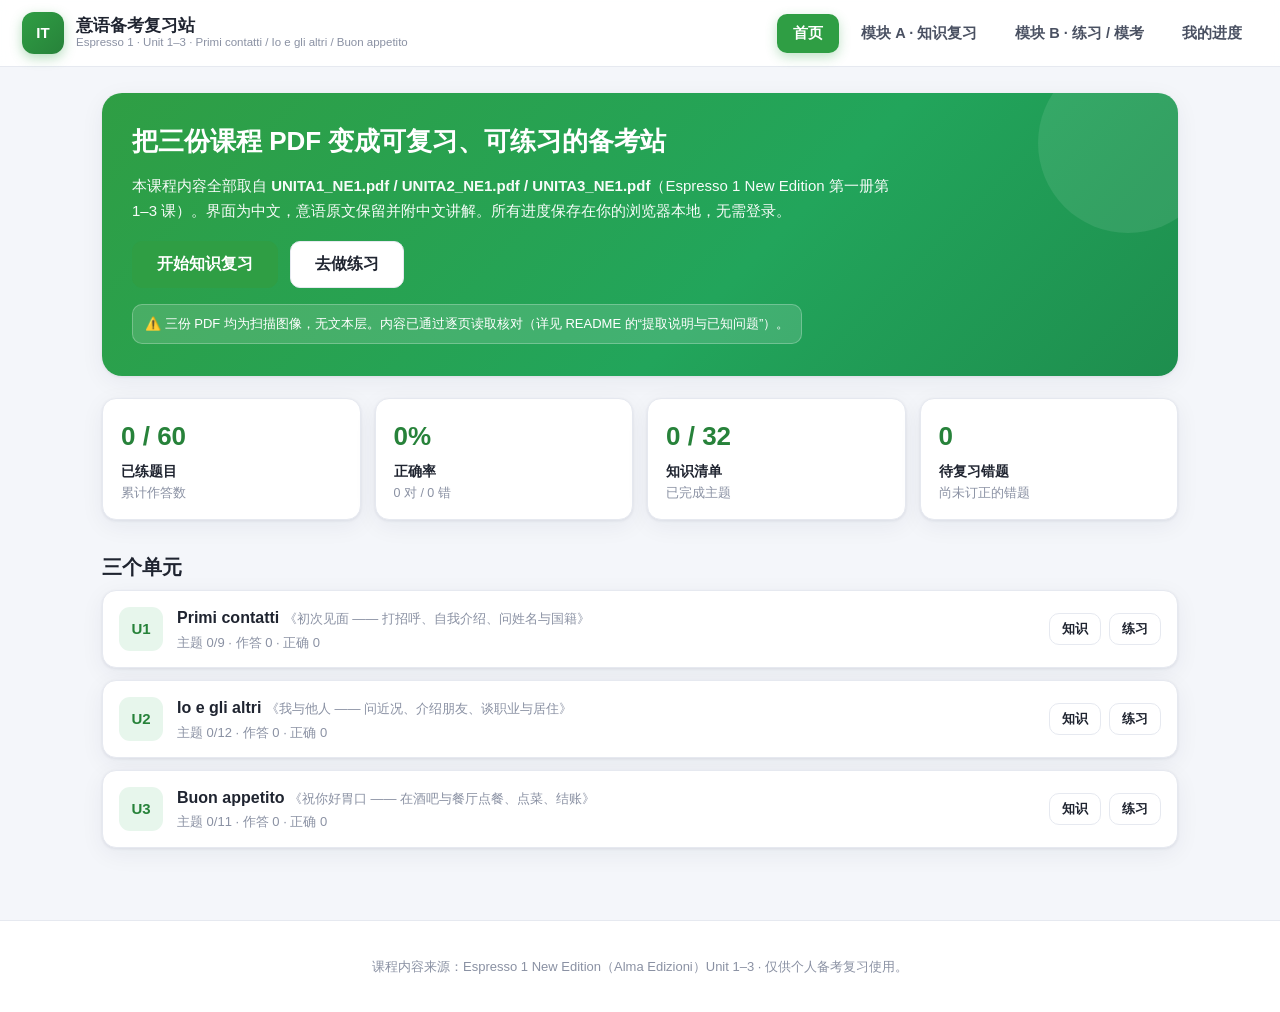
<file: index.html>
<!DOCTYPE html>
<html lang="zh-CN">
<head>
<meta charset="UTF-8">
<meta name="viewport" content="width=device-width, initial-scale=1.0">
<title>意语备考复习站 · Espresso 1 (Unit 1–3)</title>
<meta name="description" content="基于 Espresso 1 New Edition 三个单元 PDF 的意语备考复习与练习网站（中文界面）。">
<link rel="stylesheet" href="css/style.css">
</head>
<body>

<header class="topbar">
  <div class="brand">
    <span class="logo">IT</span>
    <div class="brand-text">
      <strong>意语备考复习站</strong>
      <small>Espresso 1 · Unit 1–3 · Primi contatti / Io e gli altri / Buon appetito</small>
    </div>
  </div>
  <nav class="mainnav">
    <button class="nav-btn active" data-act="nav" data-view="home">首页</button>
    <button class="nav-btn" data-act="nav" data-view="knowledge">模块 A · 知识复习</button>
    <button class="nav-btn" data-act="nav" data-view="practice">模块 B · 练习 / 模考</button>
    <button class="nav-btn" data-act="nav" data-view="progress">我的进度</button>
  </nav>
  <button class="menu-btn" id="menu-btn" aria-label="菜单">☰</button>
</header>

<main class="container">

  <!-- ============ 首页 ============ -->
  <section id="view-home" class="view active">
    <div class="hero">
      <h1>把三份课程 PDF 变成可复习、可练习的备考站</h1>
      <p>本课程内容全部取自 <strong>UNITA1_NE1.pdf / UNITA2_NE1.pdf / UNITA3_NE1.pdf</strong>（Espresso 1 New Edition 第一册第 1–3 课）。界面为中文，意语原文保留并附中文讲解。所有进度保存在你的浏览器本地，无需登录。</p>
      <div class="hero-actions">
        <button class="btn primary big" data-act="nav" data-view="knowledge">开始知识复习</button>
        <button class="btn big" data-act="nav" data-view="practice">去做练习</button>
      </div>
      <div class="source-note">⚠️ 三份 PDF 均为扫描图像，无文本层。内容已通过逐页读取核对（详见 README 的“提取说明与已知问题”）。</div>
    </div>
    <div id="home-stats"></div>
    <h2 class="section-h">三个单元</h2>
    <div id="home-units"></div>
  </section>

  <!-- ============ 模块 A：知识复习 ============ -->
  <section id="view-knowledge" class="view">
    <div class="kn-top">
      <div id="kn-unit-tabs" class="tab-row"></div>
      <div id="kn-unit-meta"></div>
    </div>
    <div class="kn-grid">
      <aside class="kn-list">
        <div class="kn-list-title">主题目录 <span class="muted">（勾选=已完成）</span></div>
        <div id="kn-topic-list"></div>
      </aside>
      <div id="kn-topic-detail" class="kn-detail"></div>
    </div>
  </section>

  <!-- ============ 模块 B：练习 / 模考 ============ -->
  <section id="view-practice" class="view">
    <div id="practice-body"></div>
  </section>

  <!-- ============ 我的进度 ============ -->
  <section id="view-progress" class="view">
    <div id="progress-body"></div>
  </section>

</main>

<footer class="footer">
  <p>课程内容来源：Espresso 1 New Edition（Alma Edizioni）Unit 1–3 · 仅供个人备考复习使用。</p>
</footer>

<!-- 数据与逻辑（顺序固定） -->
<script src="js/content-data.js"></script>
<script src="js/grading.js"></script>
<script src="js/progress.js"></script>
<script src="js/sound.js"></script>
<script src="js/pronunciation.js"></script>
<script src="js/content-u1.js"></script>
<script src="js/content-u2.js"></script>
<script src="js/content-u3.js"></script>
<script src="js/questions-u1.js"></script>
<script src="js/questions-u2.js"></script>
<script src="js/questions-u3.js"></script>
<script src="js/app.js"></script>
<script src="js/practice.js"></script>
</body>
</html>
</file>
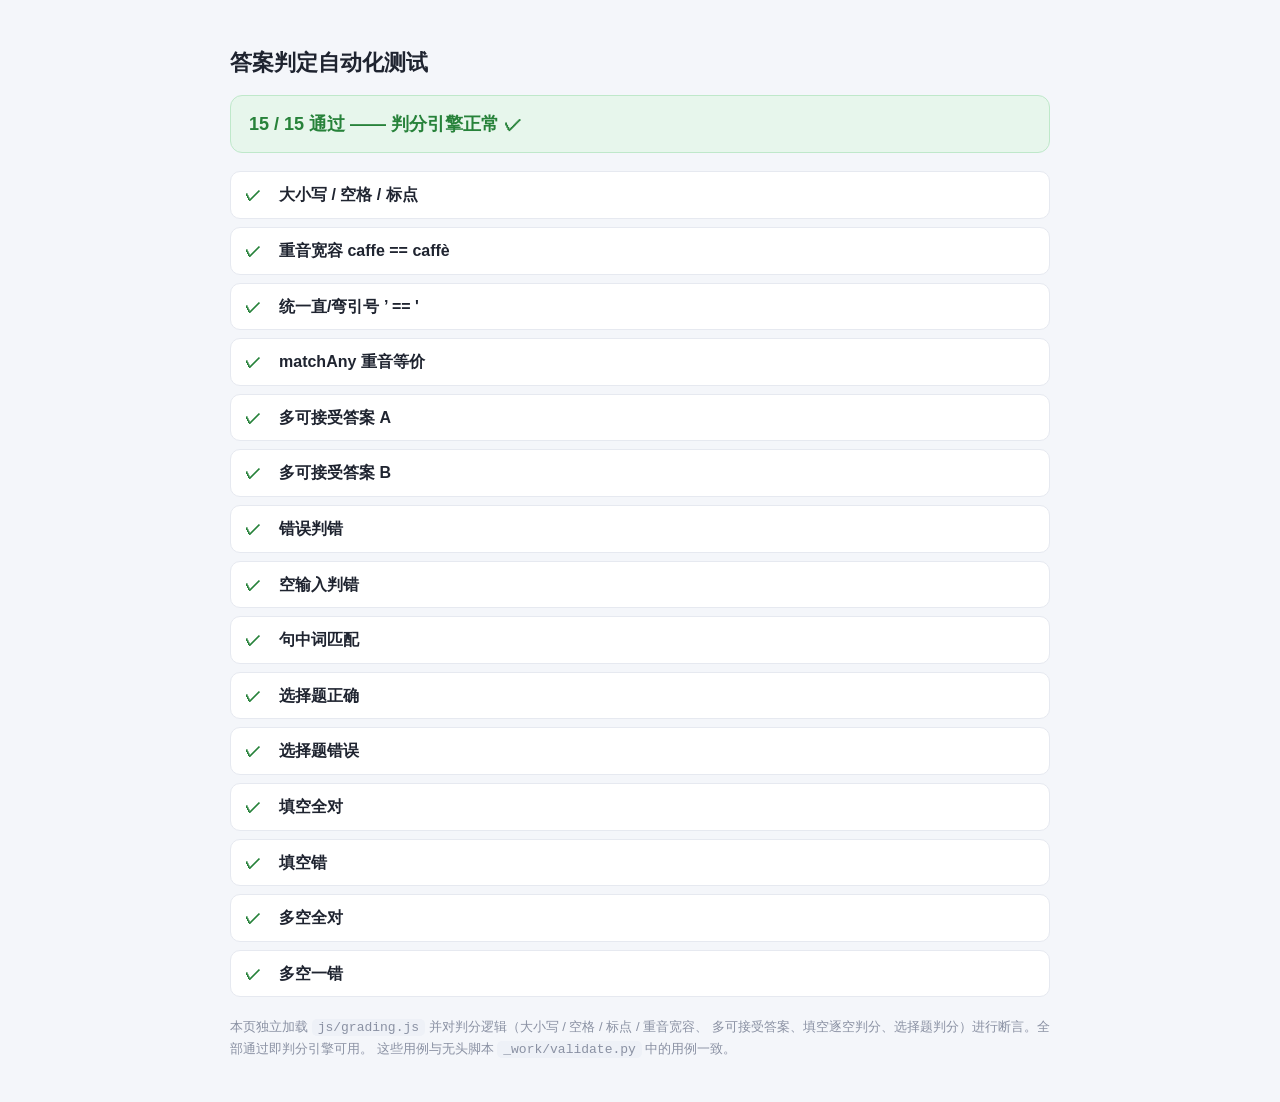
<file: tests/test_grading.html>
<!DOCTYPE html>
<html lang="zh-CN">
<head>
<meta charset="UTF-8">
<meta name="viewport" content="width=device-width, initial-scale=1.0">
<title>答案判定自动化测试 · 意语备考复习站</title>
<style>
  body{font-family:"Segoe UI",-apple-system,"PingFang SC","Microsoft YaHei",sans-serif;
       background:#f4f6fa;color:#1f2430;margin:0;padding:30px;line-height:1.6}
  .wrap{max-width:820px;margin:0 auto}
  h1{font-size:22px}
  .sum{font-size:18px;font-weight:700;padding:14px 18px;border-radius:12px;margin-bottom:18px}
  .sum.ok{background:#e7f6ec;color:#27823a;border:1px solid #bfe8ca}
  .sum.bad{background:#ffe3e3;color:#c92a2a;border:1px solid #ffc9c9}
  .t{display:flex;gap:12px;align-items:flex-start;background:#fff;border:1px solid #e6e9f0;
     border-radius:10px;padding:10px 14px;margin-bottom:8px}
  .t .mark{font-weight:800;min-width:22px}
  .t.pass .mark{color:#27823a}
  .t.fail{border-color:#ffc9c9;background:#fffafa}
  .t.fail .mark{color:#c92a2a}
  .t .name{font-weight:600}
  .t .det{font-size:13px;color:#8a91a3}
  .note{font-size:13px;color:#8a91a3;margin-top:20px}
  code{background:#eef1f7;padding:1px 6px;border-radius:5px}
</style>
</head>
<body>
<div class="wrap">
  <h1>答案判定自动化测试</h1>
  <div id="sum" class="sum">运行中…</div>
  <div id="list"></div>
  <p class="note">
    本页独立加载 <code>js/grading.js</code> 并对判分逻辑（大小写 / 空格 / 标点 / 重音宽容、
    多可接受答案、填空逐空判分、选择题判分）进行断言。全部通过即判分引擎可用。
    这些用例与无头脚本 <code>_work/validate.py</code> 中的用例一致。
  </p>
</div>

<script src="../js/grading.js"></script>
<script>
(function () {
  var G = window.Grading;
  var results = [];

  function eq(name, got, want) {
    var g = JSON.stringify(got), w = JSON.stringify(want);
    results.push({ name: name, got: g, want: w, pass: g === w });
  }

  // G.canonical — 规范化
  eq("大小写 / 空格 / 标点", G.canonical("Buongiorno,  professore!"), "buongiorno professore");
  eq("重音宽容 caffe == caffè", G.canonical("caffe"), G.canonical("caffè"));
  eq("统一直/弯引号 ’ == '", G.canonical("l\u2019acqua"), G.canonical("l'acqua"));

  // G.matchAny — 单个可接受集合 / 多可接受答案
  eq("matchAny 重音等价", G.matchAny("caffè", "caffe").correct, true);
  eq("多可接受答案 A", G.matchAny("22", ["22", "ventidue"]).correct, true);
  eq("多可接受答案 B", G.matchAny("ventidue", ["22", "ventidue"]).correct, true);
  eq("错误判错", G.matchAny("trenta", ["22", "ventidue"]).correct, false);
  eq("空输入判错", G.matchAny("", ["di"]).correct, false);
  eq("句中词匹配", G.matchAny("voglio", ["voglio"]).correct, true);

  // G.checkChoice — 选择题
  eq("选择题正确", G.checkChoice("B", "B").correct, true);
  eq("选择题错误", G.checkChoice("A", "B").correct, false);

  // G.checkBlanks — 填空 / 对话逐空
  eq("填空全对", G.checkBlanks(["Mi chiamo"], [{ accepted: ["Mi chiamo"] }]).correct, true);
  eq("填空错", G.checkBlanks(["sono"], [{ accepted: ["Mi chiamo"] }]).correct, false);
  eq("多空全对", G.checkBlanks(["di", "Ho"], [{ accepted: ["di"] }, { accepted: ["ho"] }]).correct, true);
  eq("多空一错", G.checkBlanks(["di", "hao"], [{ accepted: ["di"] }, { accepted: ["ho"] }]).correct, false);

  // render
  var list = document.getElementById("list");
  var passed = 0;
  results.forEach(function (r) {
    if (r.pass) passed++;
    var d = document.createElement("div");
    d.className = "t " + (r.pass ? "pass" : "fail");
    d.innerHTML = '<span class="mark">' + (r.pass ? "✓" : "✗") + '</span>' +
      '<div><div class="name">' + r.name + '</div>' +
      (r.pass ? "" : '<div class="det">got=' + r.got + " want=" + r.want + "</div>") + "</div>";
    list.appendChild(d);
  });

  var sum = document.getElementById("sum");
  sum.className = "sum " + (passed === results.length ? "ok" : "bad");
  sum.textContent = passed + " / " + results.length + " 通过" +
    (passed === results.length ? " —— 判分引擎正常 ✓" : " —— 存在失败用例 ✗");
})();
</script>
</body>
</html>
</file>
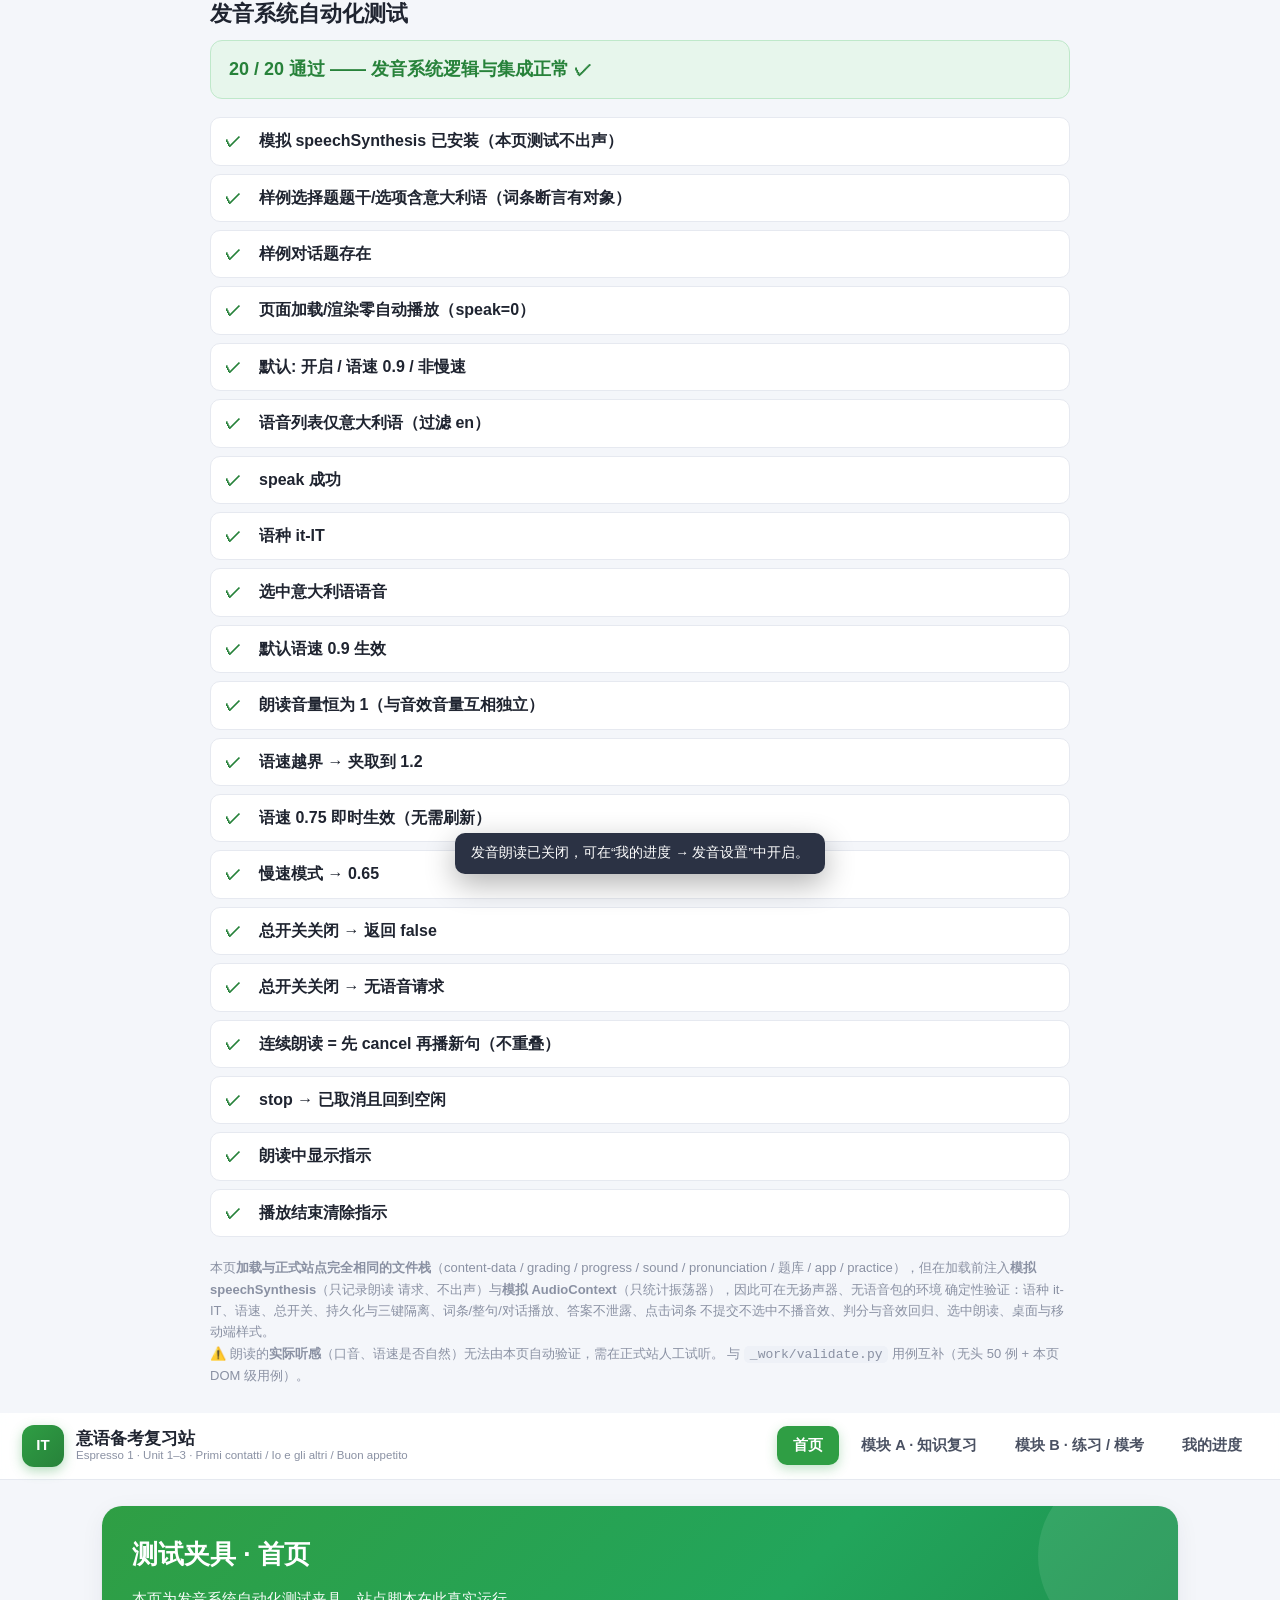
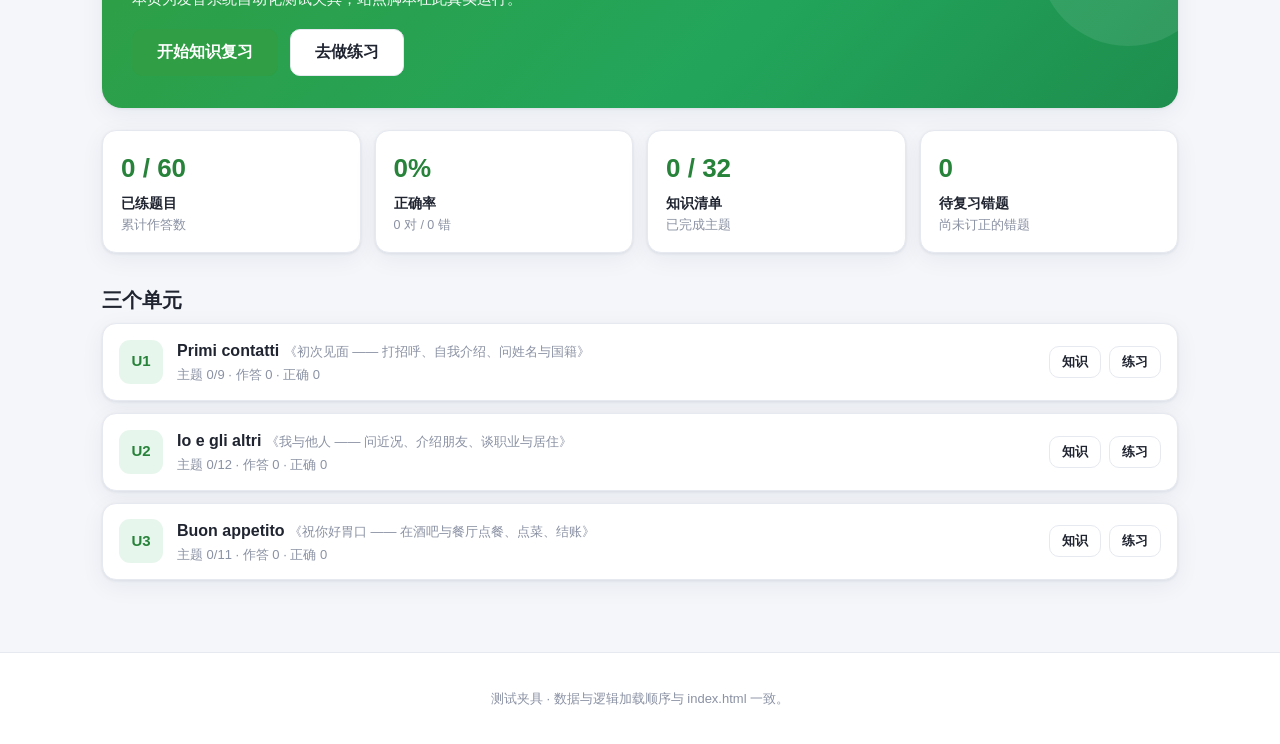
<file: tests/test_pronunciation.html>
<!DOCTYPE html>
<html lang="zh-CN">
<head>
<meta charset="UTF-8">
<meta name="viewport" content="width=device-width, initial-scale=1.0">
<title>发音系统自动化测试 · 意语备考复习站</title>
<style>
  body{font-family:"Segoe UI",-apple-system,"PingFang SC","Microsoft YaHei",sans-serif;
       background:#f4f6fa;color:#1f2430;margin:0;padding:30px 20px;line-height:1.6}
  .wrap{max-width:860px;margin:0 auto 26px;position:relative;z-index:5}
  h1{font-size:22px}
  .sum{font-size:18px;font-weight:700;padding:14px 18px;border-radius:12px;margin-bottom:18px}
  .sum.ok{background:#e7f6ec;color:#27823a;border:1px solid #bfe8ca}
  .sum.bad{background:#ffe3e3;color:#c92a2a;border:1px solid #ffc9c9}
  .t{display:flex;gap:12px;align-items:flex-start;background:#fff;border:1px solid #e6e9f0;
     border-radius:10px;padding:10px 14px;margin-bottom:8px}
  .t .mark{font-weight:800;min-width:22px}
  .t.pass .mark{color:#27823a}
  .t.skip .mark{color:#8a91a3}
  .t.fail{border-color:#ffc9c9;background:#fffafa}
  .t.fail .mark{color:#c92a2a}
  .t .name{font-weight:600}
  .t .det{font-size:13px;color:#8a91a3}
  .note{font-size:13px;color:#8a91a3;margin-top:20px}
  code{background:#eef1f7;padding:1px 6px;border-radius:5px}
</style>
<!-- 站点样式（词条 / 朗读按钮 / 移动端规则的样式测试也读取它） -->
<link rel="stylesheet" href="../css/style.css">
<script>
/* ============================================================
 * 必须在任何站点脚本之前注入：
 * 1) 错误捕获（最后一条测试“无控制台错误”读取）；
 * 2) 模拟 AudioContext —— 只统计振荡器，不发声（同 test_sound.html）；
 * 3) 模拟 speechSynthesis —— 记录朗读请求，不发声（本页核心）；
 * 4) localStorage 三键快照 —— 发音功能不得改动音效键 / 进度键。
 * ============================================================ */
window.__errors = [];
window.addEventListener("error", function (e) { window.__errors.push(String(e.message || e.error || "")); });
window.addEventListener("unhandledrejection", function (e) { window.__errors.push("unhandledrejection: " + String(e.reason)); });
(function () {
  var oe = console.error;
  console.error = function () {
    try { window.__errors.push(Array.prototype.slice.call(arguments).join(" ")); } catch (e) {}
    oe.apply(console, arguments);
  };
})();

window.__osc = 0;
function MockAC() { this.state = "running"; this.currentTime = 0; this.destination = {}; }
MockAC.prototype.createOscillator = function () {
  window.__osc++;
  return { frequency: { value: 440, setValueAtTime: function () {}, exponentialRampToValueAtTime: function () {} },
           connect: function () {}, start: function () {}, stop: function () {} };
};
MockAC.prototype.createGain = function () {
  return { gain: { value: 0, setValueAtTime: function () {}, exponentialRampToValueAtTime: function () {} }, connect: function () {} };
};
MockAC.prototype.resume = function () { return { catch: function () {} }; };
window.AudioContext = MockAC;
window.webkitAudioContext = MockAC;

window.__speakCount = window.__speakCount || 0;
function MockUtterance(t) { this.text = String(t == null ? "" : t); }
/* Chrome 中 window.speechSynthesis 为只读访问器：必须用 defineProperty 才能安装替身（直接赋值会失败/抛错） */
try {
  Object.defineProperty(window, "SpeechSynthesisUtterance", { value: MockUtterance, configurable: true, writable: true });
} catch (e) { try { window.SpeechSynthesisUtterance = MockUtterance; } catch (e2) {} }
function MockSynth() { this.queue = []; this.last = null; this.cancelled = 0; this._voices = []; }
MockSynth.prototype.speak = function (u) { this.last = u; this.queue.push(u); window.__speakCount++; };
MockSynth.prototype.cancel = function () { this.cancelled++; this.queue = []; };
MockSynth.prototype.getVoices = function () { return this._voices; };
MockSynth.prototype.addEventListener = function () {};
MockSynth.prototype.removeEventListener = function () {};
window.__mockSynth = new MockSynth();
try {
  Object.defineProperty(window, "speechSynthesis", { value: window.__mockSynth, configurable: true, writable: true });
} catch (e) { try { window.speechSynthesis = window.__mockSynth; } catch (e2) {} }
/* 自检行：若替身未安装成功，测试页会直接失败并给出原因 */
window.__mockInstalled = (window.speechSynthesis === window.__mockSynth) && (window.SpeechSynthesisUtterance === MockUtterance);

window.__snap = {
  sound: localStorage.getItem("ita_exam_sound_v1"),
  progress: localStorage.getItem("ita_exam_progress_v1"),
  pron: localStorage.getItem("ita_exam_pron_v1")
};
</script>
</head>
<body>

<div class="wrap">
  <h1>发音系统自动化测试</h1>
  <div id="sum" class="sum">运行中…</div>
  <div id="list"></div>
  <p class="note">
    本页<strong>加载与正式站点完全相同的文件栈</strong>（content-data / grading / progress / sound /
    pronunciation / 题库 / app / practice），但在加载前注入<strong>模拟 speechSynthesis</strong>（只记录朗读
    请求、不出声）与<strong>模拟 AudioContext</strong>（只统计振荡器），因此可在无扬声器、无语音包的环境
    确定性验证：语种 it-IT、语速、总开关、持久化与三键隔离、词条/整句/对话播放、答案不泄露、点击词条
    不提交不选中不播音效、判分与音效回归、选中朗读、桌面与移动端样式。<br>
    ⚠️ 朗读的<strong>实际听感</strong>（口音、语速是否自然）无法由本页自动验证，需在正式站人工试听。
    与 <code>_work/validate.py</code> 用例互补（无头 50 例 + 本页 DOM 级用例）。
  </p>
</div>

<!-- ===== 站点骨架（与 index.html 一致，供 app.js / practice.js 真实渲染） ===== -->
<header class="topbar">
  <div class="brand">
    <span class="logo">IT</span>
    <div class="brand-text">
      <strong>意语备考复习站</strong>
      <small>Espresso 1 · Unit 1–3 · Primi contatti / Io e gli altri / Buon appetito</small>
    </div>
  </div>
  <nav class="mainnav">
    <button class="nav-btn active" data-act="nav" data-view="home">首页</button>
    <button class="nav-btn" data-act="nav" data-view="knowledge">模块 A · 知识复习</button>
    <button class="nav-btn" data-act="nav" data-view="practice">模块 B · 练习 / 模考</button>
    <button class="nav-btn" data-act="nav" data-view="progress">我的进度</button>
  </nav>
  <button class="menu-btn" id="menu-btn" aria-label="菜单">☰</button>
</header>

<main class="container">
  <section id="view-home" class="view active">
    <div class="hero">
      <h1>测试夹具 · 首页</h1>
      <p>本页为发音系统自动化测试夹具，站点脚本在此真实运行。</p>
      <div class="hero-actions">
        <button class="btn primary big" data-act="nav" data-view="knowledge">开始知识复习</button>
        <button class="btn big" data-act="nav" data-view="practice">去做练习</button>
      </div>
    </div>
    <div id="home-stats"></div>
    <h2 class="section-h">三个单元</h2>
    <div id="home-units"></div>
  </section>

  <section id="view-knowledge" class="view">
    <div class="kn-top">
      <div id="kn-unit-tabs" class="tab-row"></div>
      <div id="kn-unit-meta"></div>
    </div>
    <div class="kn-grid">
      <aside class="kn-list">
        <div class="kn-list-title">主题目录</div>
        <div id="kn-topic-list"></div>
      </aside>
      <div id="kn-topic-detail" class="kn-detail"></div>
    </div>
  </section>

  <section id="view-practice" class="view">
    <div id="practice-body"></div>
  </section>

  <section id="view-progress" class="view">
    <div id="progress-body"></div>
  </section>
</main>

<footer class="footer">
  <p>测试夹具 · 数据与逻辑加载顺序与 index.html 一致。</p>
</footer>

<!-- 数据与逻辑（顺序与 index.html 完全一致） -->
<script src="../js/content-data.js"></script>
<script src="../js/grading.js"></script>
<script src="../js/progress.js"></script>
<script src="../js/sound.js"></script>
<script src="../js/pronunciation.js"></script>
<script src="../js/content-u1.js"></script>
<script src="../js/content-u2.js"></script>
<script src="../js/content-u3.js"></script>
<script src="../js/questions-u1.js"></script>
<script src="../js/questions-u2.js"></script>
<script src="../js/questions-u3.js"></script>
<script src="../js/app.js"></script>
<script src="../js/practice.js"></script>

<script>
(async function () {
  var P = window.Pron;
  var mock = window.__mockSynth;
  var KEY = "ita_exam_pron_v1";
  var results = [];

  function eq(name, got, want) {
    var g = JSON.stringify(got), w = JSON.stringify(want);
    results.push({ name: name, got: g, want: w, pass: g === w });
  }
  function eqSkip(name, note) {
    results.push({ name: name, got: note, want: "跳过", pass: true, skip: true });
  }
  function eqThrow(name, e) {
    results.push({ name: name, got: String(e && e.message || e), want: "无异常", pass: false });
  }
  function endLast() { var u = mock.last; if (u && u.onend) u.onend(); return u; }
  function delay(ms) { return new Promise(function (r) { setTimeout(r, ms); }); }
  function fakeEl() {
    var set = {};
    return { _set: set, classList: {
      add: function (c) { set[c] = 1; }, remove: function (c) { delete set[c]; },
      toggle: function (c, v) { if (v) set[c] = 1; else delete set[c]; },
      contains: function (c) { return !!set[c]; }
    } };
  }
  function setVoices(v) { mock._voices = v; P.__setSynth(mock); }
  function setUtter(fn) {
    try { Object.defineProperty(window, "SpeechSynthesisUtterance", { value: fn, configurable: true, writable: true }); }
    catch (e) { try { window.SpeechSynthesisUtterance = fn; } catch (e2) {} }
  }
  var IT = [
    { name: "Google italiano", lang: "it-IT", voiceURI: "uri-it1" },
    { name: "Microsoft Elsa", lang: "it", voiceURI: "uri-it2" },
    { name: "Google US English", lang: "en-US", voiceURI: "uri-en" }
  ];
  function renderOne(q, timing) {
    window.__app.setSession({
      questions: [q], index: 0, answers: [], timing: timing || "immediate",
      mode: "unit", startedAt: Date.now(), timeLimit: 0, deadline: 0
    });
    window.__practice._renderQuestion();
  }
  function restore(key, val) {
    try { if (val === null || val === undefined) localStorage.removeItem(key); else localStorage.setItem(key, val); } catch (e) {}
  }

  var mcqQ = null, dlgQ = null;
  QUESTIONS.forEach(function (q) {
    // 样例选择题必须题干与至少一个选项含意大利语（拉丁字母），否则词条断言无对象可点
    if (!mcqQ && q.type === "mcq" && /[A-Za-zÀ-ÿ]/.test(q.question) &&
        (q.options || []).some(function (o) { return /[A-Za-zÀ-ÿ]/.test(o); })) mcqQ = q;
    if (!dlgQ && q.type === "dialogue" && q.blanks && q.blanks.length) dlgQ = q;
  });

  var S = [];
  function step(name, fn) { S.push({ name: name, fn: fn }); }

  /* ---------- 起始状态：发音键清零、内置意大利语语音 ---------- */
  step("起始状态准备", function () {
    eq("模拟 speechSynthesis 已安装（本页测试不出声）", window.__mockInstalled, true);
    try { localStorage.removeItem(KEY); } catch (e) {}
    P.__reset();
    setVoices(IT);
    eq("样例选择题题干/选项含意大利语（词条断言有对象）", !!(mcqQ && /[A-Za-zÀ-ÿ]/.test(mcqQ.question)), true);
    eq("样例对话题存在", !!dlgQ, true);
  });

  step("加载与初始化不自动朗读", function () {
    eq("页面加载/渲染零自动播放（speak=0）", window.__speakCount, 0);
    var d = P.getSettings();
    eq("默认: 开启 / 语速 0.9 / 非慢速", [d.enabled, d.rate, d.slow].join(","), "true,0.9,false");
    eq("语音列表仅意大利语（过滤 en）",
       P.getAvailableItalianVoices().map(function (v) { return v.voiceURI; }).join(","), "uri-it1,uri-it2");
  });

  step("朗读请求：it-IT + 意大利语语音 + 语速 + 音量", function () {
    mock.queue = [];
    var ok = P.speak("Buongiorno!", "word", null);
    var u = mock.queue[mock.queue.length - 1];
    eq("speak 成功", ok, true);
    eq("语种 it-IT", u.lang, "it-IT");
    eq("选中意大利语语音", u.voice && u.voice.voiceURI, "uri-it1");
    eq("默认语速 0.9 生效", u.rate, 0.9);
    eq("朗读音量恒为 1（与音效音量互相独立）", u.volume, 1);
  });

  step("语速调节与越界夹取", function () {
    P.setSetting("rate", 9);
    eq("语速越界 → 夹取到 1.2", P.getSettings().rate, 1.2);
    P.setSetting("rate", 0.75);
    mock.queue = []; P.speak("Ciao", "word", null);
    eq("语速 0.75 即时生效（无需刷新）", mock.queue[mock.queue.length - 1].rate, 0.75);
    P.setSetting("rate", 0.9);
  });

  step("慢速朗读 0.65×", function () {
    P.setSetting("slow", true);
    mock.queue = []; P.speak("Ciao", "word", null);
    eq("慢速模式 → 0.65", mock.queue[mock.queue.length - 1].rate, 0.65);
    P.setSetting("slow", false);
  });

  step("总开关关闭拒绝朗读", function () {
    P.setSetting("enabled", false);
    mock.queue = [];
    var res = P.speak("Ciao", "word", null);
    eq("总开关关闭 → 返回 false", res, false);
    eq("总开关关闭 → 无语音请求", mock.queue.length, 0);
    P.setSetting("enabled", true);
  });

  step("不叠加朗读（先取消旧句）", function () {
    mock.queue = []; mock.cancelled = 0;
    P.speak("Prima", "word", null);
    var n1 = mock.queue.length;
    P.speak("Seconda", "word", null);
    eq("连续朗读 = 先 cancel 再播新句（不重叠）",
       (mock.cancelled >= 1 && n1 === 1 && mock.queue.length === 1 && mock.last.text === "Seconda"), true);
  });

  step("停止播放", function () {
    P.speak("Ferma", "word", null);
    P.stop();
    eq("stop → 已取消且回到空闲", (mock.cancelled >= 2 && P.__state().pending === false), true);
  });

  step("播放指示器出现与清除", function () {
    var el1 = fakeEl();
    mock.queue = [];
    P.speak("Indicatore", "word", el1);
    eq("朗读中显示指示", !!el1._set.speaking, true);
    endLast();
    eq("播放结束清除指示", !!el1._set.speaking, false);
  });

  step("看门狗：浏览器无 onend/onerror 时指示约6秒自清", async function () {
    var elW = fakeEl();
    mock.queue = [];
    P.speak("Saluti", "word", elW);
    eq("静默环境仍发起朗读", mock.queue.length, 1);
    eq("看门狗触发前指示在显示", !!elW._set.speaking, true);
    // 看门狗 = max(6000ms, 文本长×200)；轮询等待以容忍后台标签页定时器节流
    var t0 = Date.now();
    while (elW._set.speaking && Date.now() - t0 < 12000) await delay(250);
    eq("看门狗自动清除指示（无残留）", !!elW._set.speaking, false);
    eq("看门狗后回到空闲", P.__state().pending, false);
  });

  step("真实渲染题目仍不自动朗读", function () {
    var c0 = window.__speakCount;
    renderOne(mcqQ, "immediate");
    eq("渲染题目后 speak 增量为 0", window.__speakCount - c0, 0);
    eq("题干含可点击词条", !!document.querySelector("#practice-body .q-text .itw"), true);
    eq("题干旁有朗读题干按钮", !!document.querySelector("#practice-body .q-text .say-btn"), true);
  });

  step("点击选项内词条：朗读但不选中/不播音效/不冒泡", function () {
    var word = document.querySelector("#practice-body .option .itw");
    eq("选项内存在可点击词条", !!word, true);
    if (!word) return;
    var labelEl = word.closest("label");
    var input = labelEl ? labelEl.querySelector("input") : null;
    var bubble = false;
    function onBubble(e) { if (e.target === word || word.contains(e.target)) bubble = true; }
    document.addEventListener("click", onBubble);
    var oscB = window.__osc;
    word.click();
    document.removeEventListener("click", onBubble);
    eq("词条点击 → 朗读该词本身", mock.last && mock.last.text, word.getAttribute("data-say"));
    eq("词条点击 → 不选中选项", input ? input.checked : null, false);
    eq("词条点击 → 不触发任何音效", window.__osc - oscB, 0);
    eq("词条点击 → 事件被阻止冒泡（app 层收不到）", bubble, false);
    var notPrevented = word.dispatchEvent(new MouseEvent("click", { bubbles: true, cancelable: true }));
    eq("词条点击 → 默认行为被阻止（label 不激活、不提交）", notPrevented, false);
    eq("再次朗读仍是该词本身", mock.last && mock.last.text, word.getAttribute("data-say"));
  });

  step("点击选项其他区域：正常选中（既有行为不回归）", function () {
    var opts = document.querySelectorAll("#practice-body .options .option");
    if (!opts.length) { eq("存在选项", false, true); return; }
    // 防御：同源可能被其它测试页留下“音效关闭”的存储 → 断言前确保开启（页尾会按快照恢复）
    if (!window.Sound.getSettings().enabled) window.Sound.setSetting("enabled", true);
    var oscB = window.__osc;
    opts[0].click();
    var inp = opts[0].querySelector("input");
    eq("点选项标签 → 正常选中", inp.checked, true);
    eq("选中选项仍有选中提示音（音效未被发音功能破坏）", window.__osc > oscB, true);
  });

  step("朗读题干按钮：混排只读意大利语", function () {
    var btn = document.querySelector("#practice-body .q-text .say-btn");
    if (!btn) { eq("题干朗读按钮存在", false, true); return; }
    var qText = mcqQ.question;
    mock.queue = [];
    btn.click();
    eq("题干按钮触发朗读", mock.queue.length, 1);
    eq("朗读文本 = sentenceText(题干)", mock.last && mock.last.text, P.sentenceText(qText));
    eq("朗读文本不含中文（绝不读界面语言）", /[\u4e00-\u9fff]/.test(mock.last ? mock.last.text : ""), false);
  });

  step("文本渲染助手（词条/按钮/抽取）", function () {
    var h = P.it("L'amica di Lucia è italiana.");
    eq("撇号词成词条", h.indexOf('data-say="L&#39;amica"') >= 0, true);
    eq("重音词成词条", h.indexOf('data-say="è"') >= 0, true);
    eq("纯中文不生成词条", P.it("选择正确答案").indexOf("data-say"), -1);
    var mixed = P.it("她的名字是 amica");
    eq("中意混合：中文原样 + 意词成词条",
       mixed.indexOf("她的名字是") >= 0 && mixed.indexOf('data-say="amica"') >= 0, true);
    var b = P.sayBtn("Come stai?", "sentence", "朗读题干");
    eq("整句按钮含 mode 与 aria-label",
       b.indexOf("<button") === 0 && b.indexOf('data-say-mode="sentence"') >= 0 && b.indexOf('aria-label="朗读题干"') >= 0, true);
    eq("填充模板朗读跳过占位符", P.templateSpokenText("Io [blank0] studente."), "Io studente.");
    eq("占位删除后孤立逗号被收拾", P.templateSpokenText("Il mio indirizzo è Via Garibaldi, [blank0]."), "Il mio indirizzo è Via Garibaldi.");
    eq("纯意整句原样保留标点", P.sentenceText("Buongiorno, professore!"), "Buongiorno, professore!");
    eq("纯中文 → 无可读文本", P.sentenceText("选择正确答案"), "");
    eq("选区纯中文 → 不朗读", P.latinFromSelection("选择正确答案"), "");
    eq("选区混排 → 只取拉丁片段", P.latinFromSelection("答案是 Ciao amico 好"), "Ciao amico");
    eq("未知对话 key → 安全返回 false", P.playDialogue("nope", {}), false);
    eq("无选区朗读选中内容 → 安全返回 false", P.speakSelectedText(), false);
  });

  step("设置持久化与三键隔离", function () {
    P.setSetting("rate", 1.1);
    var raw = localStorage.getItem(KEY);
    var parsed = raw ? JSON.parse(raw) : null;
    eq("发音设置写入独立键 ita_exam_pron_v1", !!(parsed && Math.abs(parsed.rate - 1.1) < 1e-9), true);
    eq("未改动音效键 ita_exam_sound_v1", localStorage.getItem("ita_exam_sound_v1"), window.__snap.sound);
    eq("未改动进度键 ita_exam_progress_v1", localStorage.getItem("ita_exam_progress_v1"), window.__snap.progress);
    P.__reset();
    eq("模拟刷新后重载语速", P.getSettings().rate, 1.1);
    try { localStorage.setItem(KEY, "{not json !!"); } catch (e) {}
    P.__reset();
    eq("损坏存储 → 安全回退默认", P.getSettings().rate, 0.9);
    P.setSetting("rate", 0.7); P.setSetting("slow", true); P.setSetting("enabled", false);
    P.resetSettings();
    var rs = P.getSettings();
    eq("恢复默认 → 0.9 / 非慢速 / 开启", [rs.rate, rs.slow, rs.enabled].join(","), "0.9,false,true");
  });

  step("浏览器不支持语音合成时优雅降级", function () {
    var su = window.SpeechSynthesisUtterance;
    var threw = false, res = null;
    try {
      setUtter(undefined);                       // 模拟不支持：必须放在 try 内，保证异常也能恢复
      try { res = P.speak("Ciao", "word", null); } catch (e) { threw = true; }
      eq("不支持 → 不抛错且返回 false", (res === false && !threw), true);
      eq("supported() 如实为 false", P.supported(), false);
    } finally {
      setUtter(su);                              // 无论如何恢复
    }
    eq("恢复后 supported() 为 true", P.supported(), true);
  });

  step("无意大利语语音仍按 it-IT 尝试（不静默换语言）", function () {
    setVoices([{ name: "English", lang: "en-US", voiceURI: "uri-en" }]);
    eq("无意大利语语音 → 列表为空", P.getAvailableItalianVoices().length, 0);
    mock.queue = [];
    var res = P.speak("Ciao", "word", null);
    eq("仍尝试按意大利语朗读", (res === true && mock.queue.length === 1 && mock.queue[0].lang === "it-IT"), true);
    eq("无语音时不硬指派 voice", mock.queue[0].voice, undefined);
    setVoices(IT);
  });

  step("进度页发音设置面板", function () {
    window.__practice.renderProgress();
    var panel = document.querySelector("#progress-body .pron-panel");
    eq("进度页出现发音设置面板", !!panel, true);
    if (!panel) return;
    eq("面板含总开关/语速/语音/试听/检测/停止/恢复",
       ["enabled", "rate", "voice", "test", "check", "stop", "reset"].every(function (k) {
         return !!panel.querySelector('[data-pron="' + k + '"]');
       }), true);
    eq("面板如实报告意大利语语音状态",
       panel.innerHTML.indexOf("未检测到意大利语语音") >= 0 || panel.innerHTML.indexOf("已检测到") >= 0, true);

    var en = panel.querySelector('input[data-pron="enabled"]');
    en.checked = false;
    en.dispatchEvent(new Event("change", { bubbles: true }));
    eq("面板关总开关 → 设置立即生效", P.getSettings().enabled, false);
    en.checked = true;
    en.dispatchEvent(new Event("change", { bubbles: true }));

    var rate = panel.querySelector('input[data-pron="rate"]');
    rate.value = "110";
    rate.dispatchEvent(new Event("input", { bubbles: true }));
    eq("语速滑杆 1.1 → 持久化", P.getSettings().rate, 1.1);
    eq("面板操作仍未改动音效键", localStorage.getItem("ita_exam_sound_v1"), window.__snap.sound);

    var rst = panel.querySelector('button[data-pron="reset"]');
    eq("恢复默认按钮存在", !!rst, true);
    rst.click();
    eq("面板恢复默认 → 0.9", P.getSettings().rate, 0.9);
  });

  step("对话题渲染：按钮齐全且答案不泄露", function () {
    renderOne(dlgQ, "immediate");
    var body = document.getElementById("practice-body").innerHTML;
    eq("完整对话按钮存在", !!document.querySelector("#practice-body .dlg-tools .dlg-say"), true);
    eq("逐句播放按钮存在", document.querySelectorAll("#practice-body .turn .say-btn").length > 0, true);
    eq("题目 DOM 不含“含答案”按钮（不提前泄露）", body.indexOf("data-say-dlg-done"), -1);
    eq("题目 DOM 不含空格答案文本（按需校验时才出现）", /data-say-dlg-done/.test(body), false);
  });

  step("完整对话逐行播放与停止（异步）", async function () {
    var btn = document.querySelector("#practice-body .dlg-tools .dlg-say");
    var nonBlank = dlgQ.turns.filter(function (t) { return !t.blank; });
    mock.queue = [];
    btn.click();
    eq("点完整对话按钮 → 先播第 1 行", mock.queue.length, 1);
    eq("第 1 行文本正确", mock.last && mock.last.text, nonBlank[0].text);
    eq("播放中显示指示", document.querySelectorAll("#practice-body .speaking").length > 0, true);
    endLast();
    await delay(400);                      // 行间 320ms 延时（真实定时器）
    eq("延时后按顺序播第 2 行", mock.queue.length, Math.min(2, nonBlank.length));
    eq("第 2 行文本正确", mock.last && mock.last.text, nonBlank[1].text);
    P.stop();
    var n = mock.queue.length;
    var lastU = mock.last;
    if (lastU && lastU.onend) lastU.onend();   // 迟到回调
    await delay(400);
    eq("停止后不再续播", mock.queue.length, n);
    eq("停止后指示器全部清除（无残留高亮）", document.querySelectorAll("#practice-body .speaking").length, 0);
    eq("停止后回到空闲", P.__state().pending, false);
  });

  step("立即模式：判分/反馈/答对音不回归", function () {
    renderOne(mcqQ, "immediate");
    var opts = document.querySelectorAll("#practice-body .options .option");
    opts[mcqQ.answerIndex].click();                     // 选中正确项（点标签非词条）
    var oscB = window.__osc;
    document.getElementById("btn-submit").click();      // app.js 委托 → submitCurrent
    var sess = window.__app.getSession();
    eq("判分正确记录", sess.answers[0] && sess.answers[0].correct, true);
    eq("反馈面板出现", !!document.querySelector("#q-feedback .fb"), true);
    eq("答对音播放（音效链路完好）", window.__osc > oscB, true);
  });

  step("延迟模式：提交后不泄露对错、不播对错音", function () {
    renderOne(mcqQ, "deferred");
    var opts = document.querySelectorAll("#practice-body .options .option");
    opts[mcqQ.answerIndex].click();
    var oscB = window.__osc;
    document.getElementById("btn-submit").click();
    var fb = document.getElementById("q-feedback");
    var txt = fb.textContent || "";
    eq("延迟模式显示中性提示", !!fb.querySelector(".fb-neutral"), true);
    eq("不出现对错判定文字",
       txt.indexOf("回答正确") < 0 && txt.indexOf("回答错误") < 0 && txt.indexOf("正确答案") < 0, true);
    eq("延迟模式判分音不提前播放", window.__osc - oscB, 0);
  });

  step("结果页：对话题提供“含答案”完整对话按钮", function () {
    var rec = {
      qid: dlgQ.id, unit: dlgQ.unit, type: "dialogue", importance: dlgQ.importance,
      userAnswer: "…", correctAnswer: dlgQ.answerDisplay || "", correct: false,
      explanation: dlgQ.explanation, knowledgePoint: dlgQ.knowledgePoint
    };
    window.__app.setSession({
      questions: [dlgQ], index: 0, answers: [rec], timing: "deferred",
      mode: "unit", startedAt: Date.now(), timeLimit: 0, deadline: 0
    });
    window.__practice.renderResults();
    var doneBtn = document.querySelector('#practice-body .rev-item [data-say-dlg-done="1"]');
    eq("结果页出现“含答案”完整对话按钮", !!doneBtn, true);
    eq("结果页题干/答案带词条", document.querySelectorAll("#practice-body .rev-item .itw").length > 0, true);
  });

  step("选中意大利语文本 → 朗读选中内容（异步）", async function () {
    window.__app.showView("practice");                 // 显示视口，选区矩形才非零
    renderOne(mcqQ, "immediate");
    var span = document.querySelector("#practice-body .q-text .itw");
    if (!span) { eq("存在可选词条", false, true); return; }
    var range = document.createRange();
    range.selectNodeContents(span);
    var sel = window.getSelection();
    sel.removeAllRanges();
    sel.addRange(range);
    span.dispatchEvent(new MouseEvent("mouseup", { bubbles: true }));
    await delay(80);
    var selBtn = document.getElementById("pron-sel-btn");
    eq("选中意大利语后出现“朗读选中内容”按钮", !!(selBtn && selBtn.classList.contains("show")), true);
    if (selBtn) {
      mock.queue = [];
      selBtn.click();
      eq("朗读选中内容 = 选中的意大利语", mock.last && mock.last.text, span.textContent);
      eq("选中朗读不读中文（本例为纯意词）", /[\u4e00-\u9fff]/.test(mock.last ? mock.last.text : ""), false);
    }
    sel.removeAllRanges();
    P.stop();
  });

  step("样式：桌面词条按钮 + 移动端 680px 规则", function () {
    var rules = null;
    try {
      rules = [];
      var sheets = document.styleSheets;
      for (var i = 0; i < sheets.length; i++) {
        var rs;
        try { rs = sheets[i].cssRules || sheets[i].rules; } catch (e) { rules = null; break; }
        if (!rs) { rules = null; break; }
        for (var j = 0; j < rs.length; j++) rules.push(rs[j].cssText || "");
      }
    } catch (e) { rules = null; }
    if (!rules) { eqSkip("样式规则检查（浏览器限制 cssRules 读取时跳过）", "file:// 环境可能受限"); return; }
    var all = rules.join("\n");
    eq("桌面样式含词条 .itw 与朗读按钮 .say-btn",
       all.indexOf(".itw") >= 0 && all.indexOf(".say-btn") >= 0, true);
    var mobile = rules.filter(function (t) { return /max-width:\s*680/.test(t); }).join("\n");
    eq("移动端 ≤680px 含发音控件规则",
       /\.sel-say|\.say-btn|\.itw|\.dlg-tools/.test(mobile), true);
  });

  step("全程无控制台错误", function () {
    eq("无未捕获异常/控制台错误", window.__errors.slice(0, 5), []);
  });

  /* ---------- 运行 ---------- */
  function renderRows() {
    var list = document.getElementById("list");
    list.innerHTML = "";
    var passed = 0, skipped = 0;
    results.forEach(function (r) {
      if (r.pass) passed++;
      if (r.skip) skipped++;
      var el = document.createElement("div");
      el.className = "t " + (r.pass ? (r.skip ? "skip" : "pass") : "fail");
      el.innerHTML = '<span class="mark">' + (r.pass ? (r.skip ? "—" : "✓") : "✗") + "</span>" +
        '<div><div class="name">' + r.name + "</div>" +
        (r.pass ? "" : '<div class="det">got=' + r.got + " want=" + r.want + "</div>") + "</div>";
      list.appendChild(el);
    });
    var sum = document.getElementById("sum");
    sum.className = "sum " + (passed === results.length ? "ok" : "bad");
    sum.textContent = passed + " / " + results.length + " 通过" +
      (skipped ? "（含跳过 " + skipped + "）" : "") +
      (passed === results.length ? " —— 发音系统逻辑与集成正常 ✓" : " —— 存在失败用例 ✗");
  }

  async function run() {
    for (var i = 0; i < S.length; i++) {
      try { await S[i].fn(); } catch (e) { eqThrow(S[i].name + "（执行异常）", e); }
      renderRows();
    }
    // 收尾：停止朗读，恢复三键到测试前状态（测试不污染真实数据）
    try { P.stop(); } catch (e) {}
    restore(KEY, window.__snap.pron);
    restore("ita_exam_sound_v1", window.__snap.sound);
    restore("ita_exam_progress_v1", window.__snap.progress);
    window.__runDone = true;   // 外部读取键状态请等待此标志，避免读到收尾前的瞬时值
    renderRows();
  }

  document.addEventListener("DOMContentLoaded", function () { setTimeout(run, 0); });
})();
</script>
</body>
</html>
</file>
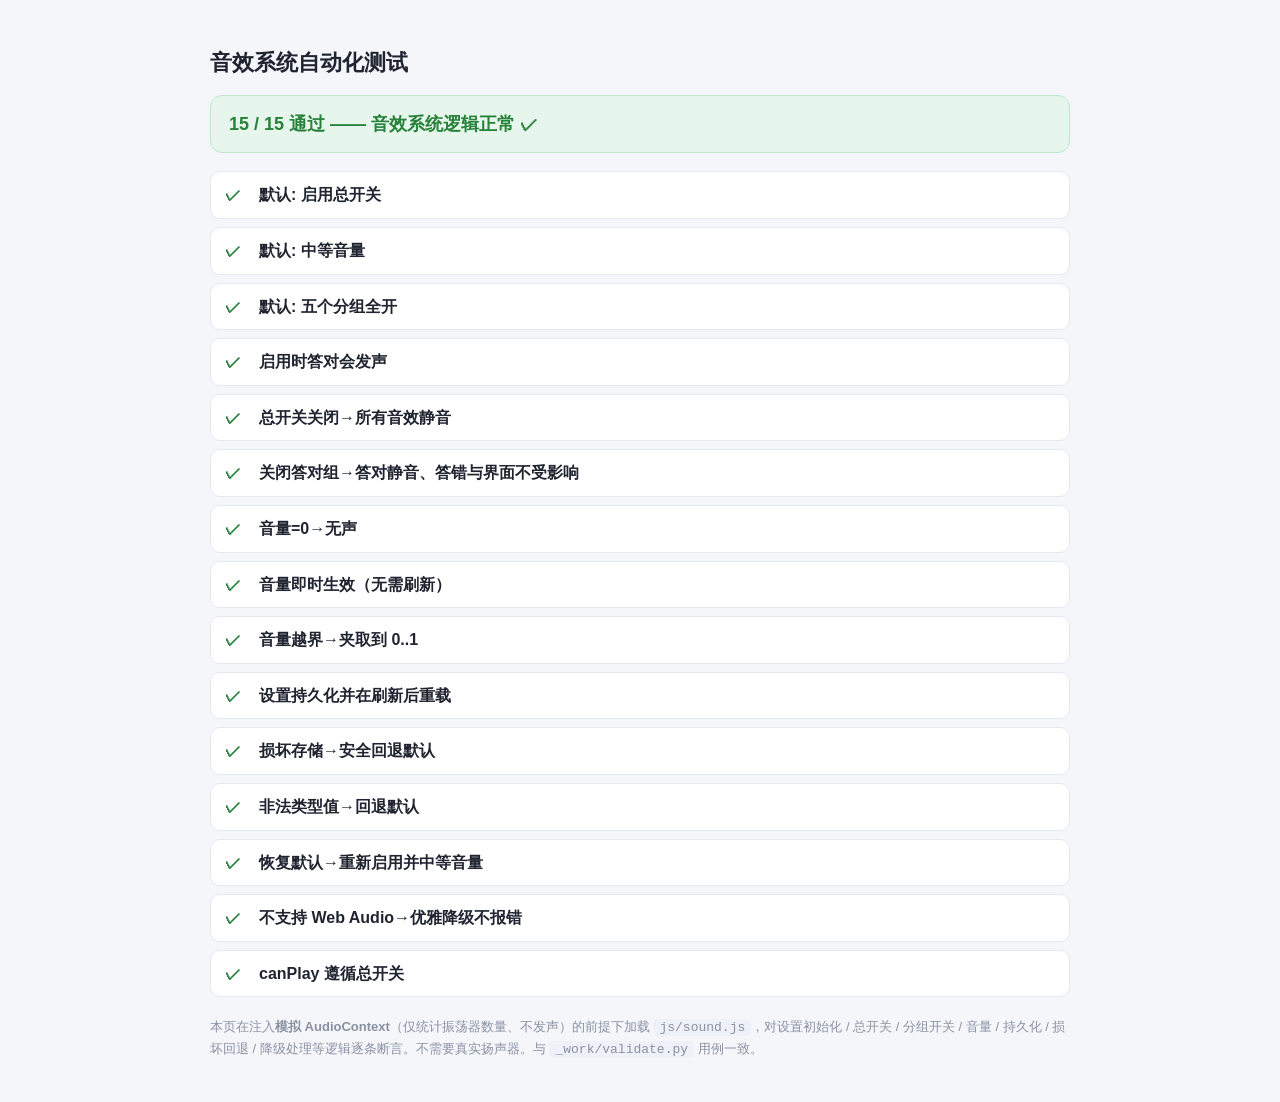
<file: tests/test_sound.html>
<!DOCTYPE html>
<html lang="zh-CN">
<head>
<meta charset="UTF-8">
<meta name="viewport" content="width=device-width, initial-scale=1.0">
<title>音效系统自动化测试 · 意语备考复习站</title>
<style>
  body{font-family:"Segoe UI",-apple-system,"PingFang SC","Microsoft YaHei",sans-serif;
       background:#f4f6fa;color:#1f2430;margin:0;padding:30px;line-height:1.6}
  .wrap{max-width:860px;margin:0 auto}
  h1{font-size:22px}
  .sum{font-size:18px;font-weight:700;padding:14px 18px;border-radius:12px;margin-bottom:18px}
  .sum.ok{background:#e7f6ec;color:#27823a;border:1px solid #bfe8ca}
  .sum.bad{background:#ffe3e3;color:#c92a2a;border:1px solid #ffc9c9}
  .t{display:flex;gap:12px;align-items:flex-start;background:#fff;border:1px solid #e6e9f0;
     border-radius:10px;padding:10px 14px;margin-bottom:8px}
  .t .mark{font-weight:800;min-width:22px}
  .t.pass .mark{color:#27823a}
  .t.fail{border-color:#ffc9c9;background:#fffafa}
  .t.fail .mark{color:#c92a2a}
  .t .name{font-weight:600}
  .t .det{font-size:13px;color:#8a91a3}
  .note{font-size:13px;color:#8a91a3;margin-top:20px}
  code{background:#eef1f7;padding:1px 6px;border-radius:5px}
</style>
<!-- 先注入模拟 AudioContext（sound.js 懒创建时读取 window.AudioContext），再加载 sound.js。
     这样测试完全不依赖真实扬声器/自动播放策略。 -->
<script>
  window.__osc = 0;
  function MockAC(){ this.state = "running"; this.currentTime = 0; this.destination = {}; }
  MockAC.prototype.createOscillator = function () {
    window.__osc++;
    return { frequency:{ value:440, setValueAtTime:function(){}, exponentialRampToValueAtTime:function(){} },
             connect:function(){}, start:function(){}, stop:function(){} };
  };
  MockAC.prototype.createGain = function () {
    return { gain:{ value:0, setValueAtTime:function(){}, exponentialRampToValueAtTime:function(){} }, connect:function(){} };
  };
  MockAC.prototype.resume = function () { return { catch:function(){} }; };
  window.AudioContext = MockAC;
  window.webkitAudioContext = MockAC;
</script>
<script src="../js/sound.js"></script>
</head>
<body>
<div class="wrap">
  <h1>音效系统自动化测试</h1>
  <div id="sum" class="sum">运行中…</div>
  <div id="list"></div>
  <p class="note">
    本页在注入<strong>模拟 AudioContext</strong>（仅统计振荡器数量、不发声）的前提下加载
    <code>js/sound.js</code>，对设置初始化 / 总开关 / 分组开关 / 音量 / 持久化 / 损坏回退 /
    降级处理等逻辑逐条断言。不需要真实扬声器。与 <code>_work/validate.py</code> 用例一致。
  </p>
</div>

<script>
(function () {
  var S = window.Sound;
  var results = [];
  var KEY = "ita_exam_sound_v1";
  // 测试前快照：运行结束恢复，测试不在同源留下任何存储污染
  var SNAP_SOUND = null;
  try { SNAP_SOUND = localStorage.getItem(KEY); } catch (e) {}
  function eq(name, got, want) {
    var g = JSON.stringify(got), w = JSON.stringify(want);
    results.push({ name: name, got: g, want: w, pass: g === w });
  }
  function withMock(fn, keepStorage) {
    window.__osc = 0;
    if (!keepStorage) { try { localStorage.removeItem(KEY); } catch (e) {} }
    S.__reset();
    return fn();
  }

  // 默认值
  var d = withMock(function () { return S.getSettings(); });
  eq("默认: 启用总开关", d.enabled, true);
  eq("默认: 中等音量", d.volume, 0.55);
  eq("默认: 五个分组全开", [d.ui, d.correct, d.incorrect, d.explanation, d.exam].join(","), "true,true,true,true,true");

  // 启用时会发声（>0 振荡器）
  var on = withMock(function () { var b = window.__osc; S.playCorrect(); return window.__osc - b; });
  eq("启用时答对会发声", on > 0, true);

  // 总开关关闭 → 全部静音
  var off = withMock(function () {
    S.setSetting("enabled", false); var b = window.__osc;
    S.playClick(); S.playCorrect(); S.playIncorrect(); S.playNavTick(); S.playMockResults();
    return window.__osc - b;
  });
  eq("总开关关闭→所有音效静音", off, 0);

  // 分组独立
  var cat = withMock(function () {
    S.setSetting("correct", false); var b = window.__osc;
    S.playCorrect(); var c = window.__osc - b;
    S.playIncorrect(); var i = window.__osc - b - c;
    S.playClick(); var ui = window.__osc - b - c - i;
    return { c: c, i: i, ui: ui };
  });
  eq("关闭答对组→答对静音、答错与界面不受影响", (cat.c === 0 && cat.i > 0 && cat.ui > 0), true);

  // 音量
  var v0 = withMock(function () { S.setSetting("volume", 0); var b = window.__osc; S.playCorrect(); return window.__osc - b; });
  eq("音量=0→无声", v0, 0);
  var vchg = withMock(function () { S.setSetting("volume", 0.9); return S.getSettings().volume; });
  eq("音量即时生效（无需刷新）", vchg, 0.9);
  var vclamp = withMock(function () { S.setSetting("volume", 5); var hi = S.getSettings().volume; S.setSetting("volume", -3); var lo = S.getSettings().volume; return [hi, lo].join(","); });
  eq("音量越界→夹取到 0..1", vclamp, "1,0");

  // 持久化 + 模拟刷新重载
  var persist = withMock(function () {
    S.setSetting("incorrect", false); S.setSetting("volume", 0.3);
    var raw = localStorage.getItem(KEY);
    var parsed = raw ? JSON.parse(raw) : null;
    S.__reset();
    var s = S.getSettings();
    return { stored: !!(parsed && parsed.incorrect === false && Math.abs(parsed.volume - 0.3) < 0.001),
             reloaded: (s.incorrect === false && Math.abs(s.volume - 0.3) < 0.001) };
  });
  eq("设置持久化并在刷新后重载", (persist.stored && persist.reloaded), true);

  // 损坏存储 → 回退默认
  var corrupt = (function () {
    try { localStorage.setItem(KEY, "{not json !!"); } catch (e) {}
    S.__reset(); var s = S.getSettings(); var r = [s.enabled, s.volume].join(",");
    try { localStorage.removeItem(KEY); } catch (e) {}
    S.__reset(); return r;
  })();
  eq("损坏存储→安全回退默认", corrupt, "true,0.55");

  // 非法类型 → 回退默认
  var invalid = (function () {
    try { localStorage.setItem(KEY, JSON.stringify({ enabled: "yes", volume: "loud", ui: 1 })); } catch (e) {}
    S.__reset(); var s = S.getSettings(); var r = [s.enabled, typeof s.volume, s.ui].join(",");
    try { localStorage.removeItem(KEY); } catch (e) {}
    S.__reset(); return r;
  })();
  eq("非法类型值→回退默认", invalid, "true,number,true");

  // 恢复默认
  var rst = withMock(function () { S.setSetting("enabled", false); S.setSetting("volume", 0.1); S.resetSettings(); return S.getSettings(); });
  eq("恢复默认→重新启用并中等音量", [rst.enabled, rst.volume].join(","), "true,0.55");

  // 不支持 Web Audio → 优雅降级
  var unsupported = (function () {
    window.AudioContext = undefined; window.webkitAudioAudioContext = undefined; window.webkitAudioContext = undefined;
    try { localStorage.removeItem(KEY); } catch (e) {}
    S.__reset();
    var threw = false, res = null;
    try { res = S.playCorrect(); } catch (e) { threw = true; }
    return { ok: (res === false && !threw) };
  })();
  eq("不支持 Web Audio→优雅降级不报错", unsupported.ok, true);

  // canPlay 遵循总开关
  var cp = withMock(function () { var a = S.canPlay("correct"); S.setSetting("enabled", false); var b = S.canPlay("correct"); return [a, b].join(","); });
  eq("canPlay 遵循总开关", cp, "true,false");

  // 渲染
  var list = document.getElementById("list");
  var passed = 0;
  results.forEach(function (r) {
    if (r.pass) passed++;
    var el = document.createElement("div");
    el.className = "t " + (r.pass ? "pass" : "fail");
    el.innerHTML = '<span class="mark">' + (r.pass ? "✓" : "✗") + "</span>" +
      '<div><div class="name">' + r.name + "</div>" +
      (r.pass ? "" : '<div class="det">got=' + r.got + " want=" + r.want + "</div>") + "</div>";
    list.appendChild(el);
  });
  // 还原测试前的存储状态（本页测试会把音效开关改来改去，结束必须恢复原值）
  try {
    if (SNAP_SOUND === null) localStorage.removeItem(KEY);
    else localStorage.setItem(KEY, SNAP_SOUND);
    S.__reset();
  } catch (e) {}
  var sum = document.getElementById("sum");
  sum.className = "sum " + (passed === results.length ? "ok" : "bad");
  sum.textContent = passed + " / " + results.length + " 通过" +
    (passed === results.length ? " —— 音效系统逻辑正常 ✓" : " —— 存在失败用例 ✗");
})();
</script>
</body>
</html>
</file>
<file: css/style.css>
/* ============================================================
 * 意语备考复习站 — 样式（响应式，浅色主题）
 * ============================================================ */
:root{
  --green:#2f9e44;        /* 意大利绿 */
  --green-d:#27823a;
  --red:#e03131;          /* 意大利红 */
  --ink:#1f2430;
  --ink-2:#4a5162;
  --muted:#8a91a3;
  --bg:#f4f6fa;
  --card:#ffffff;
  --line:#e6e9f0;
  --gold:#f59f00;
  --blue:#3b6fe0;
  --shadow:0 1px 3px rgba(20,30,60,.08),0 6px 24px rgba(20,30,60,.06);
  --radius:14px;
}
*{box-sizing:border-box}
html,body{margin:0;padding:0}
body{
  font-family:"Segoe UI",-apple-system,BlinkMacSystemFont,"Helvetica Neue","PingFang SC","Microsoft YaHei",sans-serif;
  background:var(--bg);color:var(--ink);line-height:1.65;-webkit-font-smoothing:antialiased;
}
h1,h2,h3,h4{line-height:1.3;margin:0 0 .5em}
a{color:var(--blue)}
.muted{color:var(--muted);font-weight:400}
.hidden{display:none !important}

/* ---------- 顶栏 ---------- */
.topbar{
  position:sticky;top:0;z-index:50;
  display:flex;align-items:center;gap:16px;
  padding:12px 22px;background:rgba(255,255,255,.92);
  backdrop-filter:blur(8px);border-bottom:1px solid var(--line);
}
.brand{display:flex;align-items:center;gap:12px;min-width:0}
.logo{
  display:grid;place-items:center;width:42px;height:42px;border-radius:12px;
  background:linear-gradient(135deg,var(--green),var(--green-d));color:#fff;font-weight:800;font-size:15px;
  box-shadow:0 4px 12px rgba(47,158,68,.35);
}
.brand-text{display:flex;flex-direction:column;line-height:1.2;min-width:0}
.brand-text strong{font-size:17px}
.brand-text small{color:var(--muted);font-size:11.5px;white-space:nowrap;overflow:hidden;text-overflow:ellipsis}
.mainnav{margin-left:auto;display:flex;gap:6px;flex-wrap:wrap}
.nav-btn{
  border:1px solid transparent;background:transparent;color:var(--ink-2);
  padding:9px 15px;border-radius:10px;font-size:14.5px;font-weight:600;cursor:pointer;transition:.15s;
  white-space:nowrap;
}
.nav-btn:hover{background:#eef1f7;color:var(--ink)}
.nav-btn.active{background:var(--green);color:#fff;box-shadow:0 4px 12px rgba(47,158,68,.3)}
.menu-btn{display:none;border:1px solid var(--line);background:#fff;border-radius:10px;padding:8px 12px;font-size:18px;cursor:pointer}

/* ---------- 布局 ---------- */
.container{max-width:1120px;margin:0 auto;padding:26px 22px 60px}
.view{display:none;animation:fade .25s ease}
.view.active{display:block}
@keyframes fade{from{opacity:0;transform:translateY(6px)}to{opacity:1;transform:none}}
.section-h{margin-top:34px;font-size:20px}

/* ---------- 首页 hero ---------- */
.hero{
  background:linear-gradient(135deg,#2f9e44,#22a55b 60%,#1e8e4e);
  color:#fff;border-radius:20px;padding:32px 30px;box-shadow:var(--shadow);position:relative;overflow:hidden;
}
.hero::after{content:"";position:absolute;right:-40px;top:-40px;width:180px;height:180px;border-radius:50%;background:rgba(255,255,255,.09)}
.hero h1{font-size:26px;margin-bottom:10px}
.hero p{font-size:15px;opacity:.96;max-width:760px}
.hero-actions{display:flex;gap:12px;flex-wrap:wrap;margin-top:18px}
.source-note{margin-top:16px;font-size:13px;background:rgba(255,255,255,.14);border:1px solid rgba(255,255,255,.25);padding:8px 12px;border-radius:10px;display:inline-block}

/* ---------- 统计卡片 ---------- */
.stat-grid{display:grid;grid-template-columns:repeat(4,1fr);gap:14px;margin-top:22px}
.stat-card{background:var(--card);border:1px solid var(--line);border-radius:var(--radius);padding:16px 18px;box-shadow:var(--shadow)}
.stat-value{font-size:26px;font-weight:800;color:var(--green-d)}
.stat-label{font-size:14px;font-weight:600;margin-top:2px}
.stat-sub{font-size:12.5px;color:var(--muted)}

/* ---------- 首页单元行 ---------- */
.unit-row{display:flex;align-items:center;gap:14px;background:var(--card);border:1px solid var(--line);border-radius:var(--radius);padding:14px 16px;margin-bottom:12px;box-shadow:var(--shadow)}
.unit-row-main{display:flex;align-items:center;gap:14px;flex:1;min-width:0}
.unit-badge{display:grid;place-items:center;min-width:44px;height:44px;padding:0 8px;border-radius:11px;background:#e7f6ec;color:var(--green-d);font-weight:800;font-size:15px}
.unit-badge.sm{min-width:auto;height:22px;font-size:11.5px;padding:0 8px;border-radius:7px}
.unit-title{font-weight:700;font-size:16px}
.unit-title small{font-weight:500;color:var(--muted);font-size:13px}
.unit-sub{font-size:13px;color:var(--muted)}
.unit-row-actions{display:flex;gap:8px}

/* ---------- 按钮 ---------- */
.btn{
  border:1px solid var(--line);background:#fff;color:var(--ink);
  padding:9px 16px;border-radius:10px;font-size:14.5px;font-weight:600;cursor:pointer;transition:.15s;
}
.btn:hover{background:#f1f4fa;border-color:#d4d9e5}
.btn.primary{background:var(--green);border-color:var(--green);color:#fff}
.btn.primary:hover{background:var(--green-d)}
.btn.primary:disabled{background:#a9d3b4;border-color:#a9d3b4;cursor:not-allowed}
.btn.ghost{background:transparent}
.btn.sm{padding:6px 12px;font-size:13px}
.btn.big{padding:12px 24px;font-size:16px}
.btn.used{opacity:.55;cursor:default}

/* ---------- 知识模块 ---------- */
.kn-top{margin-bottom:16px}
.tab-row{display:flex;gap:8px;flex-wrap:wrap;margin-bottom:12px}
.tab{border:1px solid var(--line);background:#fff;padding:9px 15px;border-radius:10px;cursor:pointer;font-size:14px;font-weight:600;color:var(--ink-2);transition:.15s}
.tab:hover{border-color:#c9d0e0}
.tab.active{background:var(--ink);color:#fff;border-color:var(--ink)}
.kn-overview{background:var(--card);border:1px solid var(--line);border-left:4px solid var(--green);border-radius:10px;padding:13px 16px;font-size:14.5px;box-shadow:var(--shadow)}
.kn-pages{margin-top:7px;font-size:12.5px;color:var(--muted)}
.kn-grid{display:grid;grid-template-columns:300px 1fr;gap:18px;align-items:start}
.kn-list{background:var(--card);border:1px solid var(--line);border-radius:var(--radius);padding:14px;box-shadow:var(--shadow);position:sticky;top:78px}
.kn-list-title{font-weight:700;font-size:14px;margin-bottom:10px}
.topic-item{display:flex;align-items:center;gap:6px;border-bottom:1px dashed var(--line);padding:7px 0}
.topic-item:last-child{border-bottom:0}
.topic-open{display:flex;align-items:center;gap:9px;flex:1;min-width:0;text-align:left;background:none;border:0;cursor:pointer;padding:5px 4px;border-radius:8px}
.topic-open:hover{background:#f2f5fb}
.topic-idx{min-width:22px;height:22px;border-radius:6px;background:#eef1f7;display:grid;place-items:center;font-size:12px;font-weight:700;color:var(--ink-2)}
.topic-name{display:flex;flex-direction:column;line-height:1.25;font-weight:600;font-size:14px}
.topic-name small{font-weight:400;color:var(--muted);font-style:italic;font-size:11.5px}
.topic-item.done .topic-name{text-decoration:line-through;color:var(--muted)}
.topic-item.done .topic-idx{background:#d3f0da;color:var(--green-d)}
.check{display:flex;align-items:center;gap:5px;font-size:12px;color:var(--muted);cursor:pointer;user-select:none;white-space:nowrap}
.check input{width:16px;height:16px;accent-color:var(--green);cursor:pointer}
.check.big{font-size:14px;color:var(--ink-2);font-weight:600;margin-top:6px}

.kn-detail{background:var(--card);border:1px solid var(--line);border-radius:var(--radius);padding:22px;box-shadow:var(--shadow);min-height:200px}
.placeholder{color:var(--muted);text-align:center;padding:50px 0;font-size:15px}
.detail-head{display:flex;justify-content:space-between;align-items:flex-start;gap:12px;border-bottom:2px solid var(--line);padding-bottom:12px;margin-bottom:6px}
.detail-head h3{margin:0;font-size:21px}
.detail-head .it-title{font-style:italic;color:var(--muted);font-size:16px;font-weight:500}
.detail-head>div{display:flex;align-items:center;gap:10px}

.sec{margin-top:20px}
.sec-title{font-size:15px;font-weight:800;color:var(--green-d);text-transform:none;letter-spacing:.3px;padding-left:10px;border-left:4px solid var(--green);margin-bottom:10px}
.k-p{font-size:15px;margin:0 0 4px}
.rules{margin:0;padding-left:2px;list-style:none}
.rules li{position:relative;padding:7px 0 7px 26px;font-size:14.5px;border-bottom:1px dashed var(--line)}
.rules li:last-child{border-bottom:0}
.rules li::before{content:"▸";position:absolute;left:6px;color:var(--green);font-weight:800}

/* 表格 */
.tbl-wrap{overflow-x:auto;border:1px solid var(--line);border-radius:10px}
.tbl{width:100%;border-collapse:collapse;font-size:14px;min-width:340px}
.tbl th{background:#f0f3f9;text-align:left;padding:9px 12px;font-weight:700;border-bottom:1px solid var(--line);white-space:nowrap}
.tbl td{padding:9px 12px;border-bottom:1px solid var(--line);vertical-align:top}
.tbl tr:last-child td{border-bottom:0}
.tbl tbody tr:hover{background:#f8fafd}

.gtable{margin-bottom:16px}
.gtable-title{font-weight:700;font-size:14px;margin-bottom:6px;color:var(--ink)}
.gtable-note{font-size:13px;color:var(--ink-2);background:#fffbe8;border-left:3px solid var(--gold);padding:6px 10px;margin-top:6px;border-radius:0 6px 6px 0}

/* 例句 */
.example{border:1px solid var(--line);border-left:4px solid var(--blue);border-radius:8px;padding:10px 14px;margin-bottom:9px;background:#f8faff}
.ex-it{font-size:15.5px;font-weight:600;color:#1b3b8a}
.ex-zh{font-size:14px;color:var(--ink-2)}

/* 常见错误 */
.mistakes{list-style:none;padding:0;margin:0}
.mistakes li{background:#fff6f6;border:1px solid #ffe0e0;border-radius:8px;padding:9px 13px;margin-bottom:8px;font-size:14px}
.mistakes .wrong{color:var(--red);font-weight:600}
.mistakes .right{color:var(--green-d);font-weight:600}
.mistakes .why{color:var(--ink-2);font-size:13.5px;margin-top:5px}

/* 小结 / 小练习 */
.summary{background:#eef8f0;border:1px solid #cdebd6;border-radius:10px;padding:12px 16px 12px 32px;margin:0;font-size:14.5px}
.summary li{margin:5px 0}
.mini{border:1px solid var(--line);border-radius:10px;padding:13px 15px;margin-bottom:11px;background:#fbfcfe}
.mini-q{font-weight:600;font-size:14.5px;margin-bottom:9px}
.mini-opts{display:flex;flex-direction:column;gap:7px}
.mini-opt{text-align:left;border:1px solid var(--line);background:#fff;padding:8px 12px;border-radius:9px;cursor:pointer;font-size:14px;transition:.15s}
.mini-opt:hover{border-color:var(--green);background:#f2fbf4}
.mini-opt.right{border-color:var(--green);background:#e7f6ec;color:var(--green-d);font-weight:600}
.mini-opt.sel{outline:2px solid var(--blue);outline-offset:1px}
.mini-fb{margin-top:9px;font-size:14px}
.mini-fb.ok{color:var(--green-d)}
.mini-fb.bad{color:var(--red)}
.mini-expl{color:var(--ink-2);font-size:13.5px;margin-top:3px}
.mini-answer{margin-top:7px;font-size:13.5px;background:#f0f3f9;padding:7px 11px;border-radius:8px}
.detail-foot{margin-top:22px;padding-top:14px;border-top:1px solid var(--line)}

/* 重要性标签 */
.imp{font-size:11.5px;font-weight:700;padding:3px 9px;border-radius:20px;white-space:nowrap}
.imp-essential{background:#ffe3e3;color:#c92a2a}
.imp-important{background:#fff3bf;color:#b58900}
.imp-supporting{background:#e7f5ff;color:#1971c2}

/* ---------- 练习/模考 ---------- */
.setup h2,.results h2,.progress-page h2{font-size:23px}
.mode-grid{display:grid;grid-template-columns:repeat(3,1fr);gap:12px;margin:18px 0}
.mode-card{display:flex;flex-direction:column;gap:3px;border:2px solid var(--line);background:#fff;border-radius:12px;padding:14px;cursor:pointer;transition:.15s;position:relative}
.mode-card:hover{border-color:#c9d0e0}
.mode-card.active{border-color:var(--green);background:#f3fbf5;box-shadow:0 4px 14px rgba(47,158,68,.15)}
.mode-card input{position:absolute;top:12px;right:12px;accent-color:var(--green)}
.mode-name{font-weight:700;font-size:15.5px}
.mode-desc{font-size:12.5px;color:var(--muted)}
.opt-row{display:flex;align-items:center;gap:12px;flex-wrap:wrap;margin:14px 0}
.opt-label{font-weight:600;font-size:14.5px;min-width:96px}
.chip-row{display:flex;gap:8px;flex-wrap:wrap}
.chip{border:1.5px solid var(--line);background:#fff;padding:7px 14px;border-radius:20px;cursor:pointer;font-size:14px;position:relative;transition:.15s;user-select:none}
.chip input{position:absolute;opacity:0;pointer-events:none}
.chip:hover{border-color:#c9d0e0}
.chip.active{border-color:var(--green);background:var(--green);color:#fff;font-weight:600}
.mock-note{width:100%;font-size:13px;background:#fff8e6;border:1px solid #ffe08a;color:#7a5b00;padding:9px 12px;border-radius:9px;margin-top:6px}
.setup-foot{display:flex;justify-content:space-between;align-items:center;gap:14px;margin-top:22px;padding-top:16px;border-top:1px solid var(--line);flex-wrap:wrap}
.pool-desc{font-size:14px;color:var(--ink-2)}

/* 跑题器 */
.runner{background:var(--card);border:1px solid var(--line);border-radius:var(--radius);box-shadow:var(--shadow);overflow:hidden}
.runner-bar{height:6px;background:#eef1f7}
.runner-bar span{display:block;height:100%;background:linear-gradient(90deg,var(--green),#43c56a);transition:width .3s}
.runner-meta{display:flex;align-items:center;gap:10px;flex-wrap:wrap;padding:12px 18px;border-bottom:1px solid var(--line);background:#fafbfd}
.q-pos{font-weight:700;font-size:14.5px}
.type-badge{font-size:11.5px;background:#eef1f7;color:var(--ink-2);padding:3px 9px;border-radius:20px;font-weight:600}
.runner-timer{margin-left:auto;font-weight:700;color:var(--blue);font-size:14px}
.runner-timer.danger{color:var(--red)}
.runner-body{padding:20px 22px}
.q-topic{font-size:13px;color:var(--blue);margin-bottom:8px}
.q-text{font-size:17px;font-weight:600;margin-bottom:16px}
.context{font-size:13.5px;color:var(--muted);margin-bottom:12px;font-style:italic}

.options{display:flex;flex-direction:column;gap:10px}
.option{display:flex;align-items:center;gap:12px;border:1.5px solid var(--line);background:#fff;border-radius:11px;padding:12px 15px;cursor:pointer;transition:.15s}
.option:hover{border-color:#c9d0e0;background:#fafcff}
.option input{width:18px;height:18px;accent-color:var(--green);cursor:pointer}
.opt-letter{display:grid;place-items:center;min-width:26px;height:26px;border-radius:7px;background:#eef1f7;font-weight:800;font-size:13px;color:var(--ink-2)}
.opt-text{font-size:15px}
.option.right{border-color:var(--green);background:#e7f6ec}
.option.right .opt-letter{background:var(--green);color:#fff}
.option.wrong{border-color:var(--red);background:#ffe9e9}
.option.wrong .opt-letter{background:var(--red);color:#fff}
.option.locked{cursor:default}

.q-fill{font-size:17px;line-height:2.4}
.blank-input{
  border:none;border-bottom:2.5px solid var(--green);background:#f3f8ff;
  padding:5px 9px;border-radius:6px 6px 0 0;font-size:16px;font-family:inherit;min-width:130px;color:#1b3b8a;
}
.blank-input:focus{outline:none;background:#eaf2ff;border-bottom-color:var(--blue)}
.blank-input.wide{min-width:min(100%,320px);display:block}
.blank-input:disabled{background:#eef1f7;color:var(--ink-2)}

.dialogue{display:flex;flex-direction:column;gap:10px;margin-top:6px}
.turn{display:flex;gap:10px;align-items:flex-start}
.turn .spk{min-width:74px;font-size:13px;font-weight:700;color:var(--ink-2);text-align:right;padding-top:8px}
.turn .bubble{background:#f1f4fa;border:1px solid var(--line);border-radius:12px;padding:9px 14px;font-size:15px;max-width:80%}
.turn.is-blank .bubble{background:#f3f8ff;border-color:#bcd4ff}
.turn.is-blank .bubble .blank-input{border-bottom-color:var(--blue)}

.runner-actions{padding:16px 22px;border-top:1px solid var(--line);background:#fafbfd}
.q-feedback{max-height:0;overflow:hidden;transition:max-height .3s}
.q-feedback.shown{max-height:2000px;overflow:visible;margin-top:4px}
.fb{border-radius:11px;padding:14px 16px;margin-bottom:6px;border:1px solid}
.fb.ok{background:#effaf1;border-color:#bfe8ca}
.fb.bad{background:#fff2f2;border-color:#ffc9c9}
.fb-neutral{background:#f0f3f9;border:1px solid var(--line);border-radius:11px;padding:12px 15px;color:var(--ink-2);font-size:14px}
.fb-verdict{font-size:17px;font-weight:800;margin-bottom:8px}
.fb.ok .fb-verdict{color:var(--green-d)}
.fb.bad .fb-verdict{color:var(--red)}
.fb-row{font-size:14.5px;margin:3px 0}
.fb-k{color:var(--ink-2);font-weight:600}
.fb-v.ans,.ans{color:var(--green-d);font-weight:700}
.fb-expl,.rev-expl{margin-top:8px;font-size:14.5px;background:rgba(255,255,255,.7);padding:8px 12px;border-radius:8px;border-left:3px solid var(--blue)}
.fb-why{margin-top:8px;font-size:14px}
.fb-why ul{margin:5px 0 0;padding-left:20px}
.fb-why li{margin:4px 0}
.fb-actions{display:flex;gap:10px;flex-wrap:wrap;margin-top:10px}
#q-feedback .fb-actions .btn{margin-top:0}

/* 结果 / 回顾 */
.results-actions{display:flex;gap:12px;flex-wrap:wrap;margin-top:22px}
.sub{font-size:17px;margin-top:24px;margin-bottom:9px}
.review-list{display:flex;flex-direction:column;gap:11px}
.rev-item{border:1px solid var(--line);border-left:5px solid var(--line);border-radius:11px;padding:13px 15px;background:#fff}
.rev-item.ok{border-left-color:var(--green)}
.rev-item.bad{border-left-color:var(--red);background:#fffafa}
.rev-head{display:flex;align-items:center;gap:9px;flex-wrap:wrap;margin-bottom:7px}
.rev-idx{min-width:22px;height:22px;border-radius:6px;background:#eef1f7;display:grid;place-items:center;font-size:12px;font-weight:700}
.rev-mark{font-weight:800}
.rev-item.ok .rev-mark{color:var(--green-d)}
.rev-item.bad .rev-mark{color:var(--red)}
.rev-time{margin-left:auto;font-size:12px;color:var(--muted)}
.rev-q{font-size:15px;font-weight:600;margin-bottom:6px}
.rev-row{font-size:14px;margin:3px 0}
.rev-actions{margin-top:8px}

.progress-page .stat-grid{margin-top:6px}

/* 声音设置面板 */
.sound-panel{background:var(--card);border:1px solid var(--line);border-radius:var(--radius);padding:16px 18px;margin-top:26px;box-shadow:var(--shadow)}
.sound-panel .sub{margin-top:0}
.snd-note{font-size:13px;color:var(--muted);margin:0 0 12px}
.snd-master{display:flex;align-items:center;gap:20px;flex-wrap:wrap;padding-bottom:12px;border-bottom:1px dashed var(--line);margin-bottom:12px}
.snd-volume{display:flex;align-items:center;gap:10px;flex:1;min-width:220px}
.snd-vol-label{font-size:13.5px;font-weight:600;color:var(--ink-2);white-space:nowrap}
.snd-vol-pct{font-size:13px;color:var(--green-d);font-weight:700;min-width:40px;text-align:right}
.snd-volume input[type=range]{flex:1;min-width:120px;accent-color:var(--green);cursor:pointer;height:4px}
.snd-cats{display:grid;grid-template-columns:repeat(2,1fr);gap:8px 18px}
.snd-cats .check{font-size:13.5px;color:var(--ink-2)}
.snd-cats .check input{width:16px;height:16px}
.snd-actions{display:flex;gap:10px;margin-top:14px;flex-wrap:wrap}
.btn.ghost.sm{color:var(--ink-2)}

/* ---------- 发音 / 朗读 ---------- */
.itw{cursor:pointer;border-radius:4px;transition:background .12s,color .12s;padding:0 1px}
.itw:hover{background:#e7f6ec;color:var(--green-d);box-shadow:0 0 0 2px #e7f6ec}
.itw.speaking{background:var(--green);color:#fff;box-shadow:none}
.say-btn{display:inline-flex;align-items:center;gap:4px;vertical-align:middle;border:1px solid var(--line);
  background:#fff;color:var(--green-d);border-radius:20px;padding:2px 10px;font-size:12px;font-weight:600;
  cursor:pointer;margin:0 0 0 6px;transition:.15s;line-height:1.5}
.say-btn:hover{border-color:var(--green);background:#f2fbf4}
.say-btn.speaking{background:var(--green);border-color:var(--green);color:#fff}
.say-ico{flex:0 0 auto}
.dlg-tools{display:flex;gap:8px;flex-wrap:wrap;margin:8px 0 4px}
.turn.speaking .bubble{box-shadow:0 0 0 2px var(--green);background:#f2fbf4}
.dialogue.speaking .turn .bubble{border-color:#cfe9d6}
.q-text .say-btn,.ex-it .say-btn{margin-left:8px}
.rev-row .say-btn,.fb-v .say-btn,.rev-q .say-btn{margin-left:8px}
.pron-panel .snd-cats{grid-template-columns:1fr;gap:10px 18px}
.pron-rate{display:flex;align-items:center;gap:10px;flex:1;min-width:220px}
.pron-rate input[type=range]{flex:1;min-width:130px;accent-color:var(--green);cursor:pointer;height:4px}
.pron-voice{display:flex;align-items:center;gap:10px;flex-wrap:wrap}
.pron-status{font-size:13px;font-weight:600}
.pron-status.ok{color:var(--green-d)}
.pron-status.bad{color:#c96a1a}
.pron-voice select{max-width:100%;padding:6px 10px;border:1.5px solid var(--line);border-radius:9px;
  background:#fff;font-size:13px;color:var(--ink-2);cursor:pointer}
.pron-voice select:disabled{opacity:.7;cursor:not-allowed}
.pron-note{font-size:12.5px;color:var(--muted);margin:12px 0 0;line-height:1.55}
.sel-say{display:none;position:fixed;z-index:130;align-items:center;gap:5px;transform:translateY(-100%);
  border:1px solid var(--green);background:var(--green);color:#fff;border-radius:8px;padding:5px 11px;
  font-size:12.5px;font-weight:600;cursor:pointer;box-shadow:0 6px 18px rgba(47,158,68,.35)}
.sel-say.show{display:inline-flex}
.sel-say:hover{background:var(--green-d)}
.pron-toast{position:fixed;left:50%;bottom:26px;transform:translateX(-50%) translateY(20px);z-index:200;
  max-width:min(86vw,460px);background:#2b3244;color:#fff;font-size:13.5px;line-height:1.55;
  padding:10px 16px;border-radius:10px;box-shadow:0 10px 30px rgba(0,0,0,.3);opacity:0;
  pointer-events:none;transition:opacity .2s,transform .2s}
.pron-toast.show{opacity:1;transform:translateX(-50%) translateY(0)}

/* 预览浮层 */
.preview-overlay{position:fixed;inset:0;background:rgba(20,26,40,.55);z-index:100;display:flex;align-items:center;justify-content:center;padding:20px;overflow:auto}
.preview-box{background:var(--bg);border-radius:16px;max-width:720px;width:100%;padding:6px;box-shadow:0 20px 60px rgba(0,0,0,.3);animation:fade .2s}

/* 页脚 */
.footer{text-align:center;padding:22px;color:var(--muted);font-size:13px;border-top:1px solid var(--line);background:#fff}

/* ---------- 响应式 ---------- */
@media (max-width:900px){
  .stat-grid{grid-template-columns:repeat(2,1fr)}
  .kn-grid{grid-template-columns:1fr}
  .kn-list{position:static}
  .mode-grid{grid-template-columns:repeat(2,1fr)}
}
@media (max-width:680px){
  .topbar{flex-wrap:wrap;gap:10px;padding:10px 14px}
  .brand-text small{display:none}
  .menu-btn{display:block;margin-left:auto}
  .mainnav{display:none;width:100%;flex-direction:column;gap:4px}
  .mainnav.open{display:flex}
  .container{padding:18px 14px 50px}
  .hero{padding:24px 20px}
  .hero h1{font-size:21px}
  .stat-grid{grid-template-columns:repeat(2,1fr);gap:10px}
  .mode-grid{grid-template-columns:1fr}
  .unit-row{flex-direction:column;align-items:stretch}
  .unit-row-actions{justify-content:flex-end}
  .turn{flex-direction:column;gap:4px}
  .turn .spk{text-align:left;min-width:0}
  .turn .bubble{max-width:100%}
  .runner-body{padding:16px 15px}
  .runner-actions{padding:14px 15px}
  .detail-head h3{font-size:18px}
  .snd-master{flex-direction:column;align-items:stretch;gap:10px}
  .snd-volume{min-width:0}
  .snd-cats{grid-template-columns:1fr}
  .pron-rate{min-width:0}
  .say-btn{margin-left:0;margin-top:4px}
  .ex-it .say-btn,.q-text .say-btn{margin-left:0}
  .dlg-tools{margin-top:6px}
}
</file>
